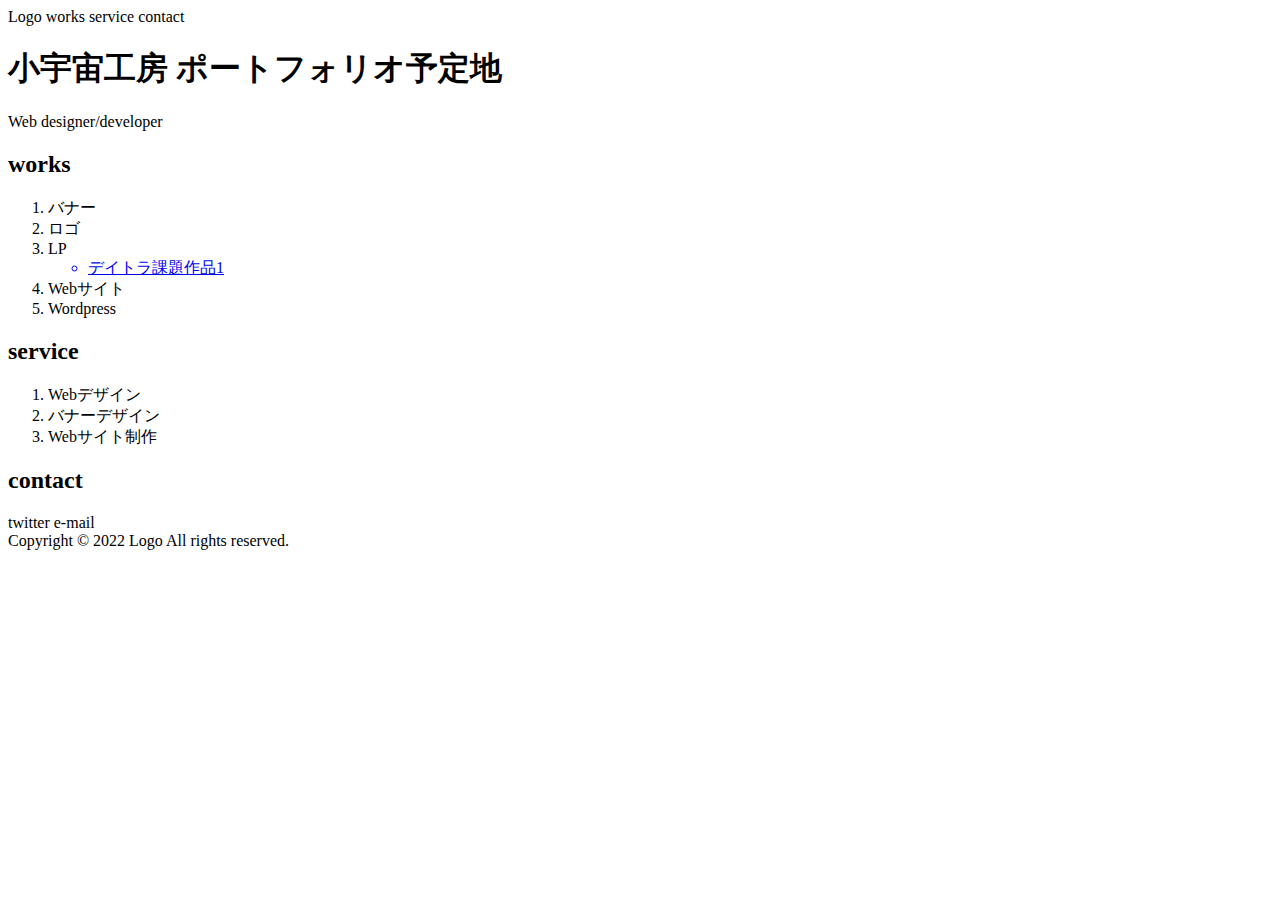
<file: index.html>
<!DOCTYPE html>
<html lang="en">
<head>
    <meta charset="UTF-8">
    <meta http-equiv="X-UA-Compatible" content="IE=edge">
    <meta name="viewport" content="width=device-width, initial-scale=1.0">
    <link rel="shortcut icon" href="favicon.ico">
    <title>小宇宙工房</title>
</head>
<body>
    <header>
        Logo
        works
        service
        contact
    </header>
    <section>
        <h1>小宇宙工房 ポートフォリオ予定地</h1>
        <p>Web designer/developer</p>
    </section>
    <section>
        <h2>works</h2>
        <ol>
            <li>バナー</li>
            <li>ロゴ</li>
            <li>LP</li>
                <ul>
                    <a href="./works/daily2/"><li>デイトラ課題作品1</li></a>
                </ul>
            <li>Webサイト</li>
            <li>Wordpress</li>
        </ol>
    </section>
    <section>
        <h2>service</h2>
        <ol>
            <li>Webデザイン</li>
            <li>バナーデザイン</li>
            <li>Webサイト制作</li>
        </ol>
    </section>
    <section>
        <h2>contact</h2>
        twitter
        e-mail
    </section>
    <footer>
        Copyright © 2022 Logo All rights reserved.
    </footer>
</body>
</html>
</file>
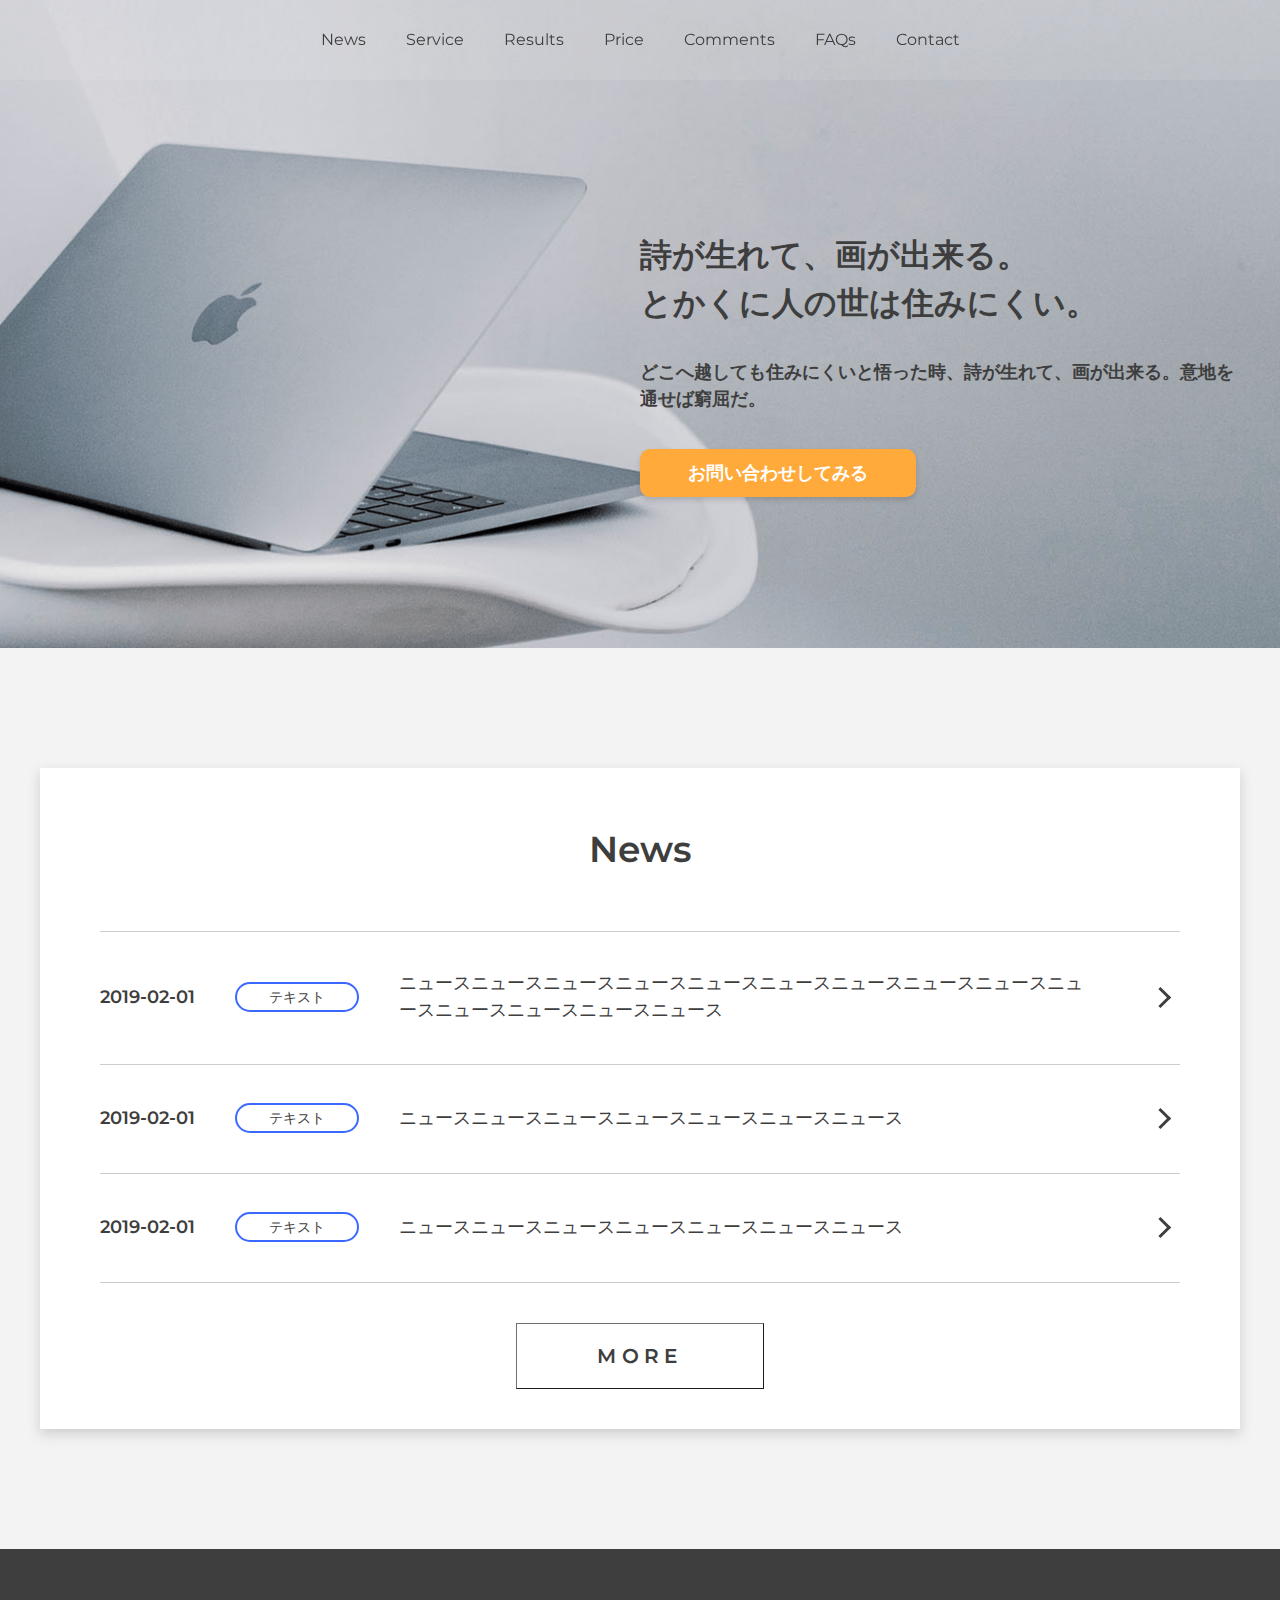
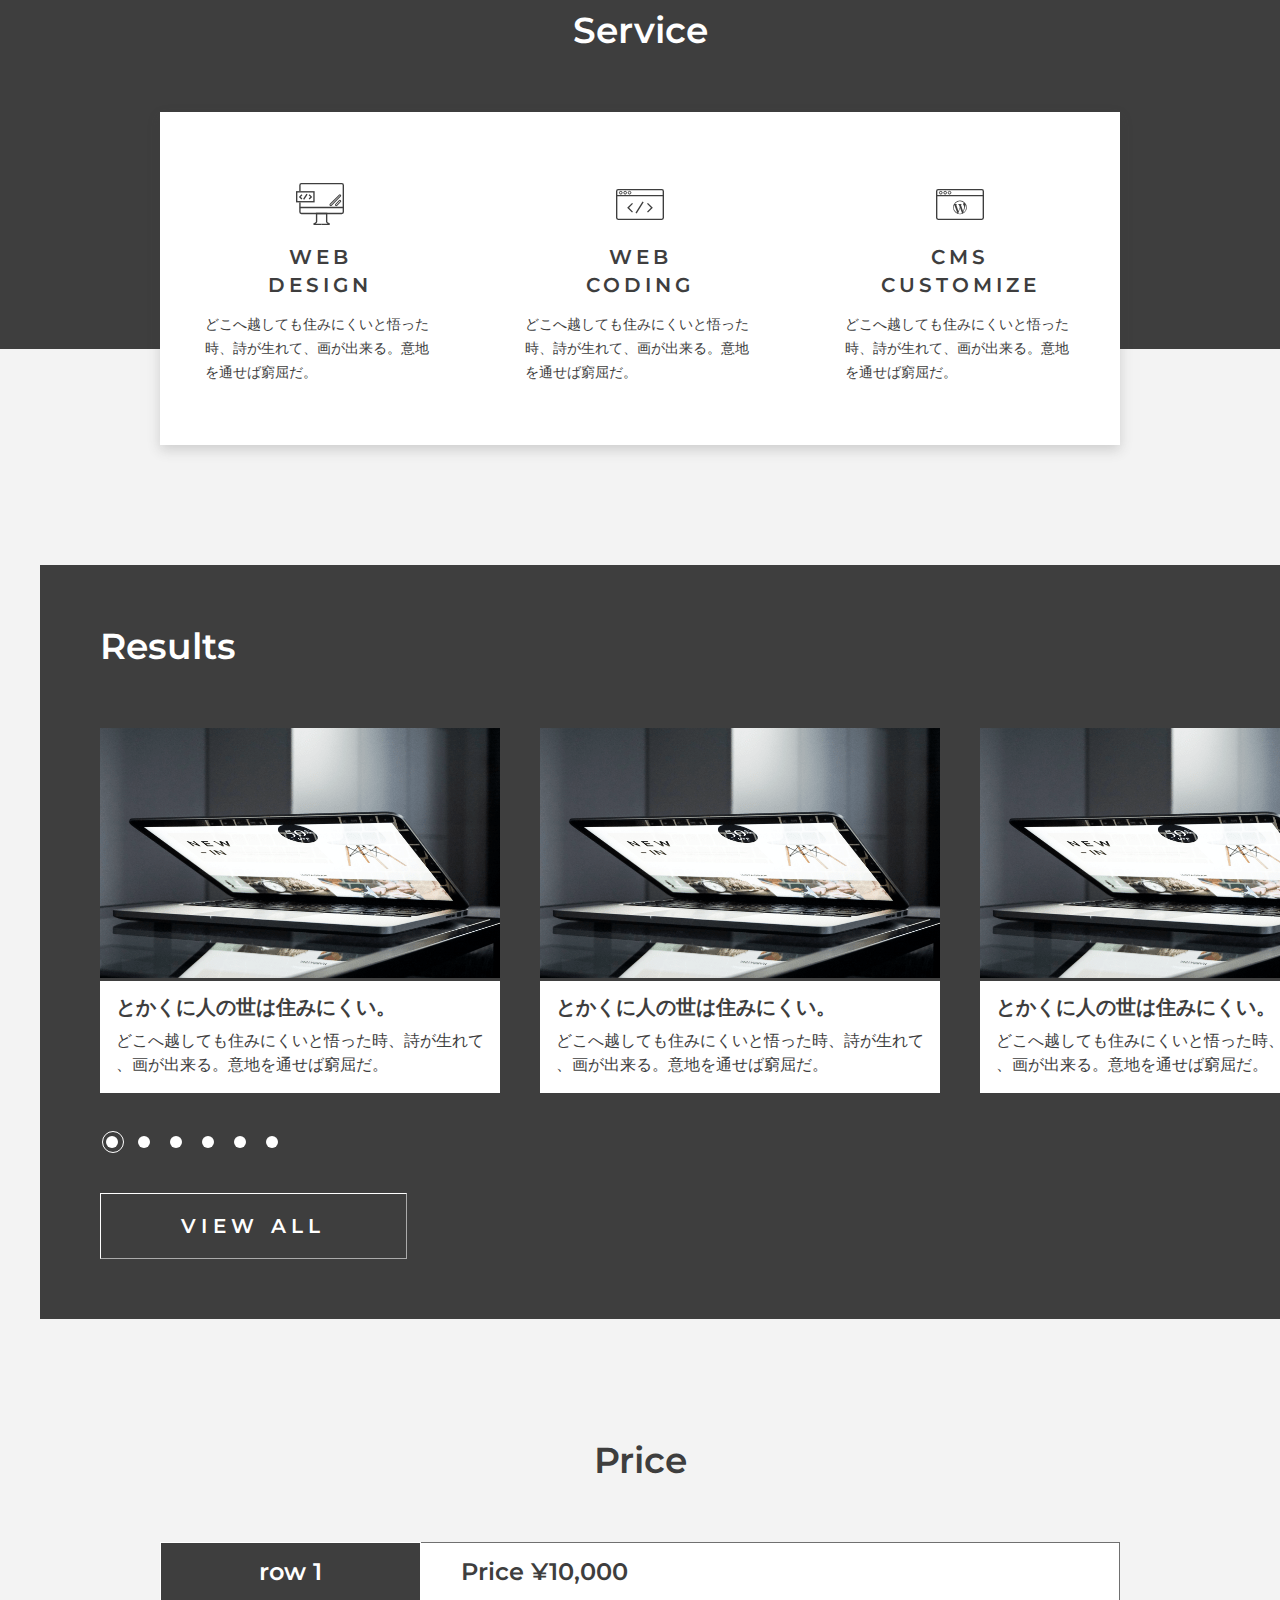
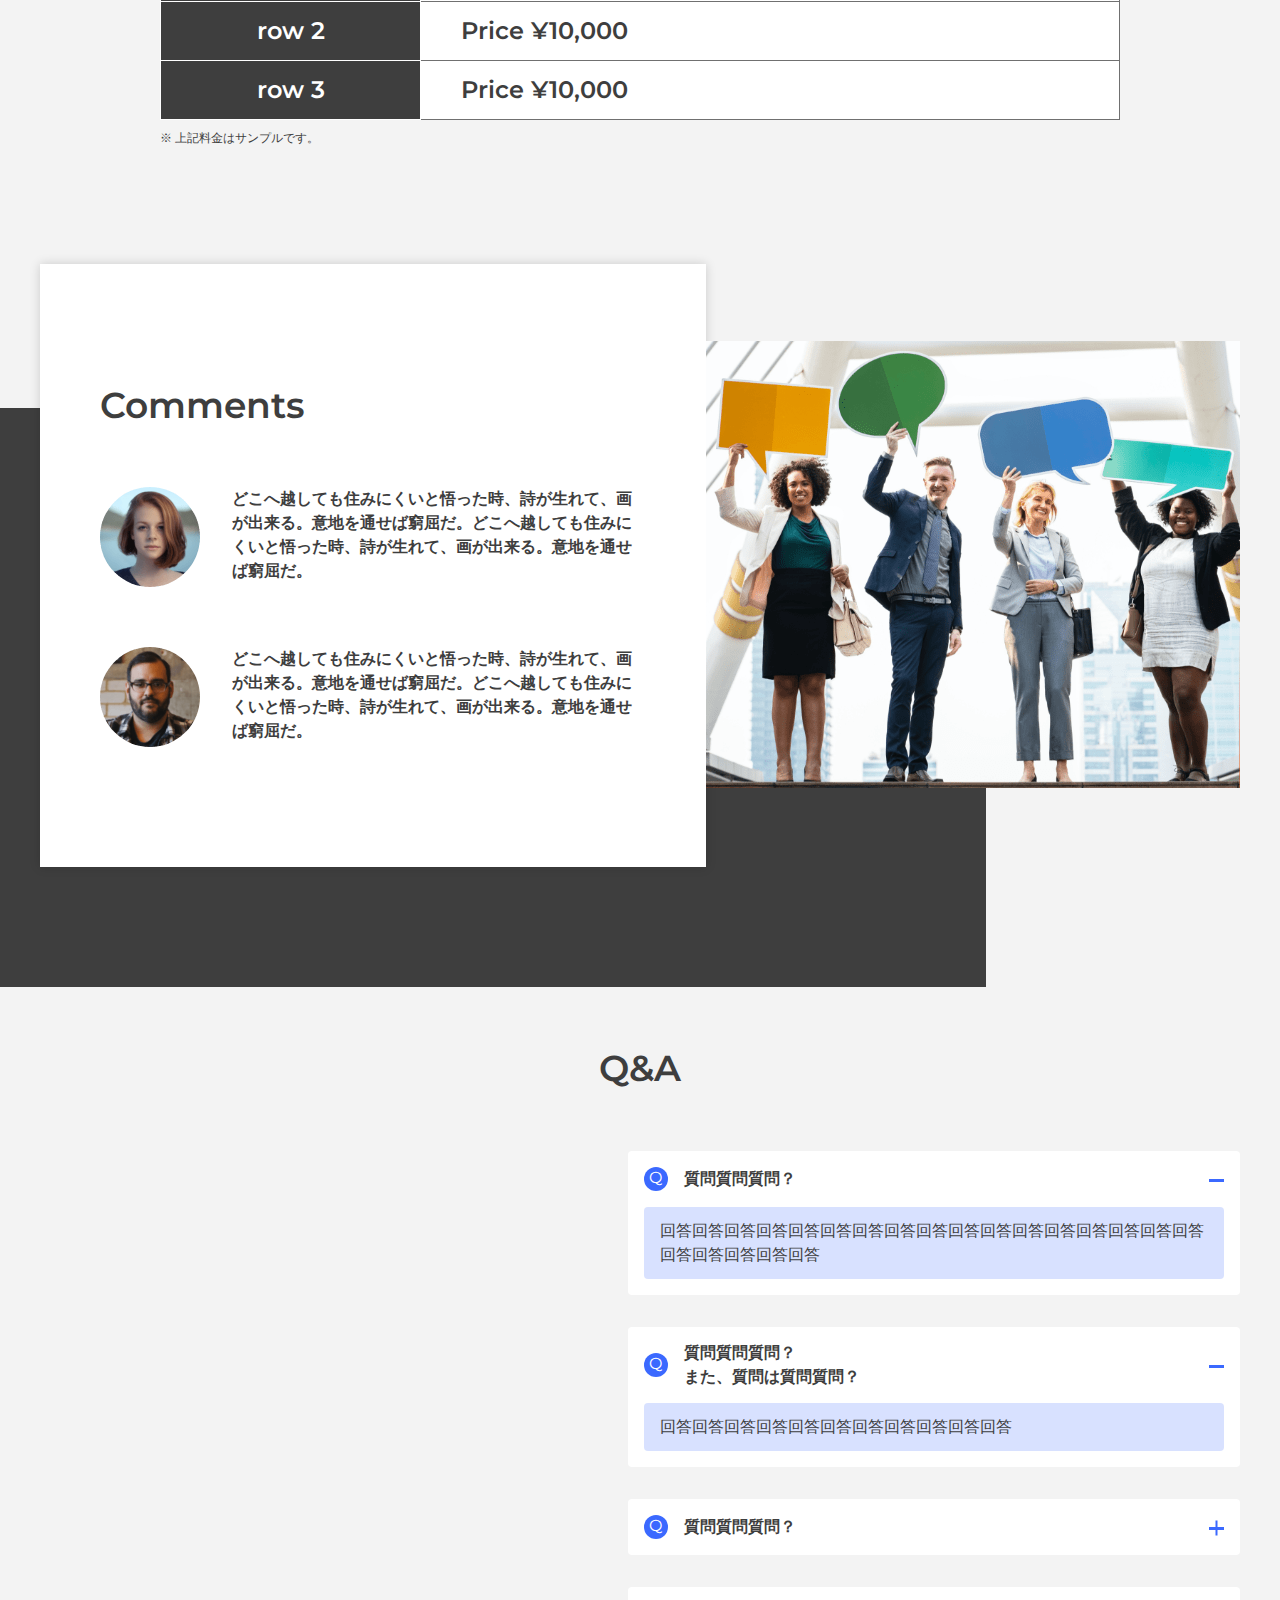
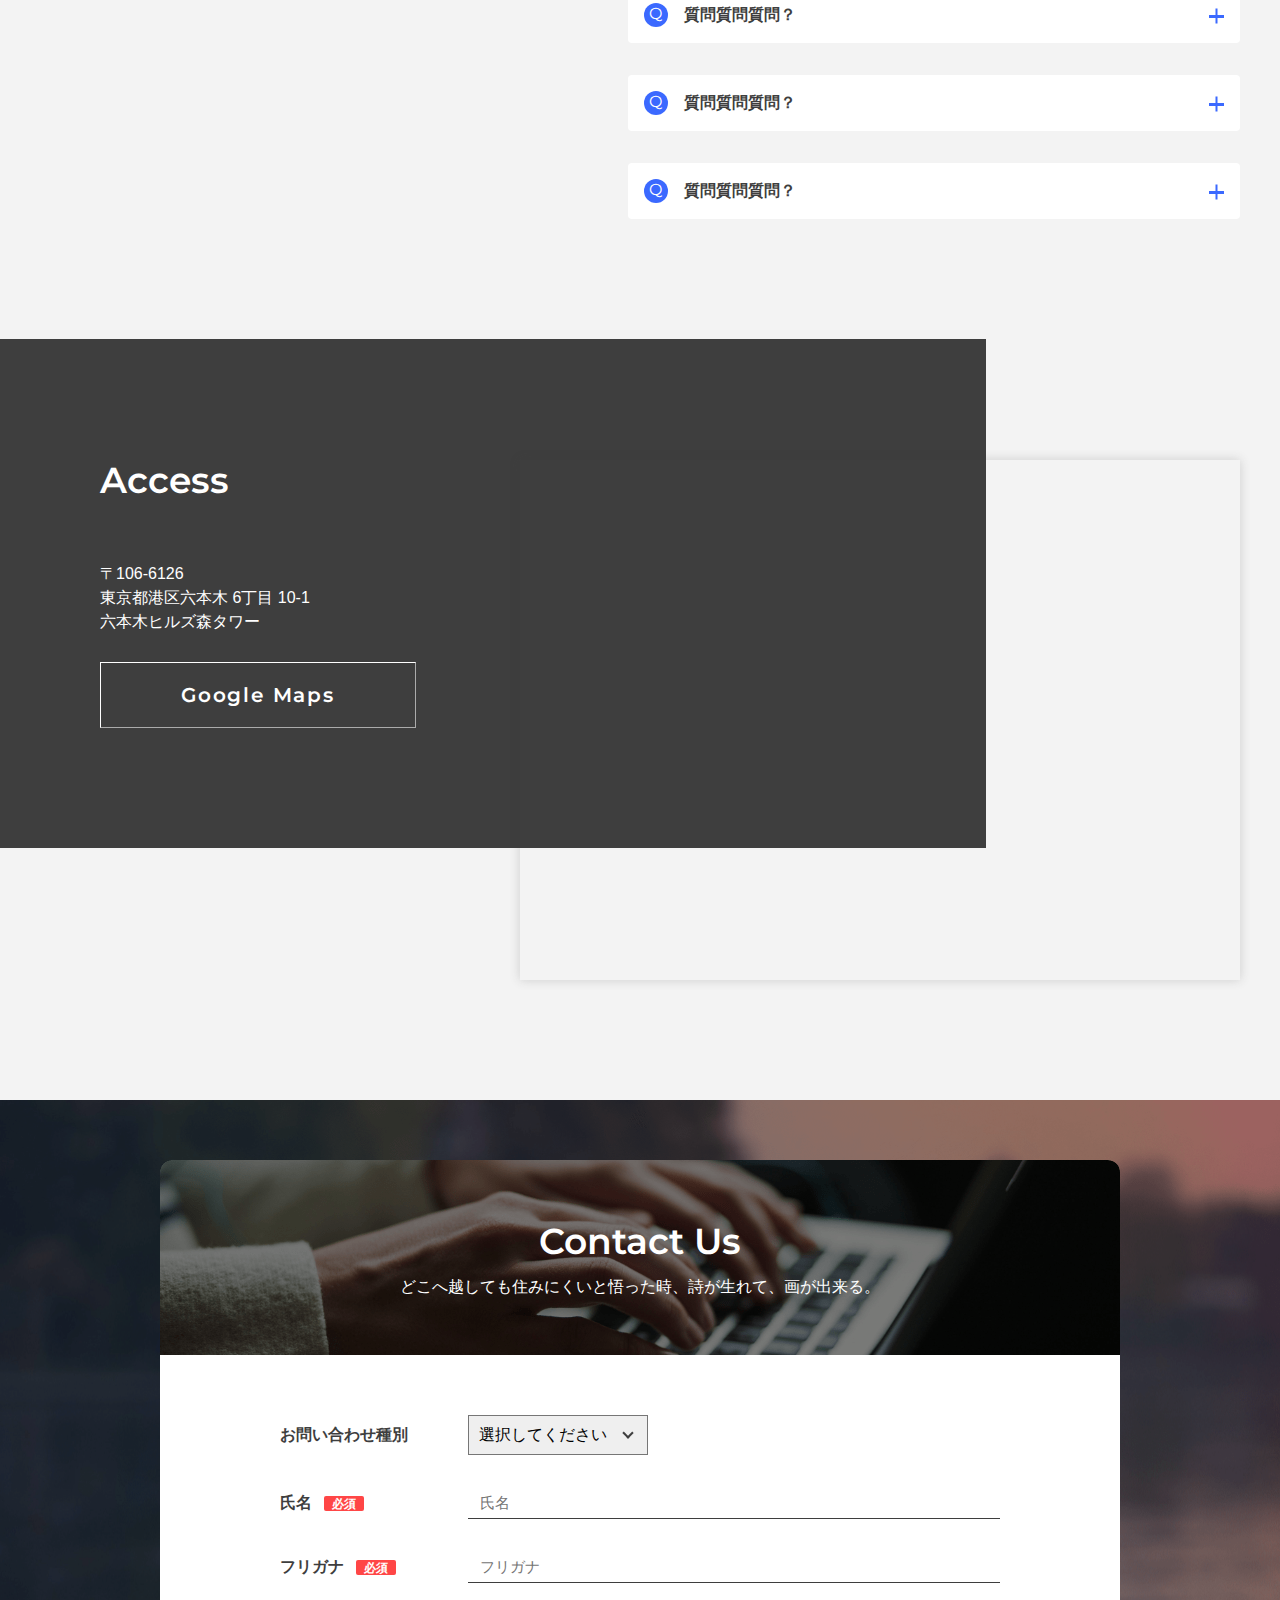
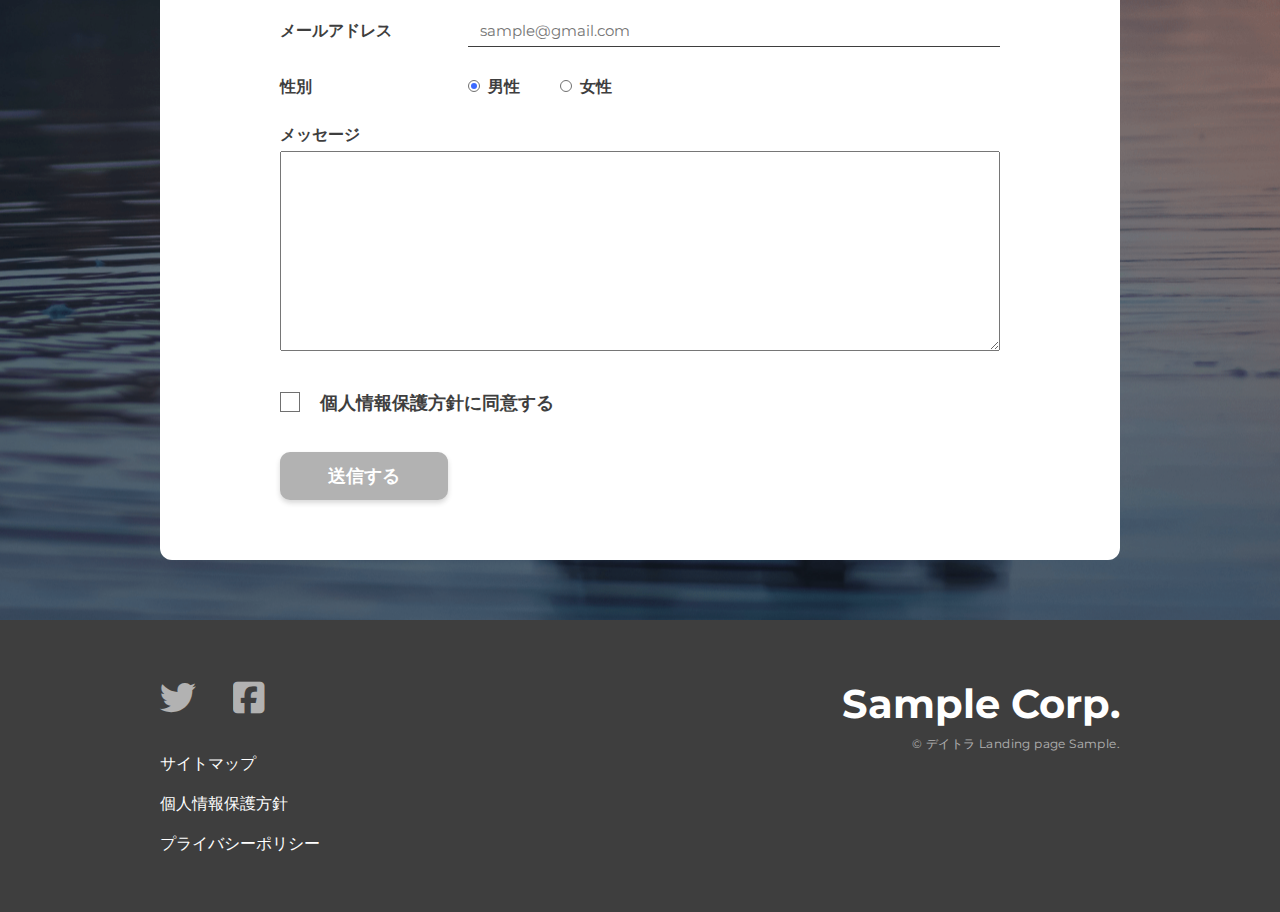
<file: works/daily2/index.html>
<!DOCTYPE html>
<html lang="en">
<head>
    <meta charset="UTF-8">
    <meta http-equiv="X-UA-Compatible" content="IE=edge">
    <meta name="viewport" content="width=device-width, initial-scale=1.0">
    <link rel="stylesheet" href="css/reset.css">

    <link
    rel="stylesheet"
    href="css/swiper.css"
    />
    <link rel="stylesheet" href="https://cdnjs.cloudflare.com/ajax/libs/font-awesome/6.1.2/css/all.min.css">
    <link rel="stylesheet" href="css/style.css">

    <script src="js/swiper.js"></script>
    <script src="js/jquery.js"></script>
    <script src="js/script.js"></script>
    <title>デイトラ中級最終課題</title>
    
</head>
    <body>

        <header>
            <ul class="header-menu">
                <li><a href="#link-news">News</a></li>
                <li><a href="#link-service">Service</a></li>
                <li><a href="#link-results">Results</a></li>
                <li><a href="#link-price">Price</a></li>
                <li><a href="#link-comments">Comments</a></li>
                <li><a href="#link-faqs">FAQs</a></li>
                <li><a href="#link-contact">Contact</a></li>
            </ul>
            <div class="header-sp" >
                <div class="header-logo" >
                    Sample Corp.
                </div>
                <div class="header-bars" >
                    <i class="fa-solid fa-bars"></i>
                </div>
            </div>
        </header>

        <a class="to-top" href="#" >
            <div></div>
        </a>

        <div class="modal close">
            <div class="modal-cancel" ></div>
            <div class="modal-menu-wrapper">
                <ul class="modal-menu">
                    <li><a href="#link-news">News</a></li>
                    <li><a href="#link-service">Service</a></li>
                    <li><a href="#link-results">Results</a></li>
                    <li><a href="#link-price">Price</a></li>
                    <li><a href="#link-comments">Comments</a></li>
                    <li><a href="#link-faqs">FAQs</a></li>
                    <li><a href="#link-contact">Contact</a></li>
                </ul>
            </div>
        </div>

        <section id="link-top" class="section-top">
            <div class="section-container">

                <div class="top-box">
                    <h1 class="top-title">
                        詩が生れて、画が出来る。<br>
                        とかくに人の世は住みにくい。
                    </h1>
                    <div class="top-text">
                        どこへ越しても住みにくいと悟った時、詩が生れて、画が出来る。意地を通せば窮屈だ。
                    </div>
                    <div class="top-button-wrapper">
                        <button class="button-conversion">
                            お問い合わせしてみる
                        </button>
                    </div>
                </div>

            </div>
        </section>

        <section class="section-news">
            <div class="section-container">
                <h2 id="link-news">News</h2>
                <div  class="news-container">
                    <a class="news-item" href="#">
                        <!-- afterで矢印つける -->
                        <div class="news-item-date">2019-02-01</div>
                        <div class="news-item-tag">テキスト</div>
                        <div class="news-item-dummy"></div>
                        <div class="news-item-text">
                            ニュースニュースニュースニュースニュースニュースニュースニュースニュースニュースニュースニュースニュースニュース
                        </div>
                    </a>
                    <a class="news-item" href="#">
                        <div class="news-item-date">2019-02-01</div>
                        <div class="news-item-tag">テキスト</div>
                        <div class="news-item-dummy"></div>
                        <div class="news-item-text">
                            ニュースニュースニュースニュースニュースニュースニュース
                        </div>
                    </a>
                    <a class="news-item" href="#">
                        <div class="news-item-date">2019-02-01</div>
                        <div class="news-item-tag">テキスト</div>
                        <div class="news-item-dummy"></div>
                        <div class="news-item-text">
                            ニュースニュースニュースニュースニュースニュースニュース
                        </div>
                    </a>
                </div>
                <div class="news-button-wrapper">
                    <button class="button-normal white">MORE</button>
                </div>
            </div>
        </section>

        <section class="section-service">
            <div class="section-container">
                <h2 id="link-service">Service</h2>
                <div class="service-container">
                    <div class="service-item">
                        <div class="service-item-img">
                            <img src="img/service1.svg"  alt="サービス1" >
                        </div>
                        <div class="service-item-title">
                            WEB<br>DESIGN
                        </div>
                        <div class="service-item-text">
                            どこへ越しても住みにくいと悟った時、詩が生れて、画が出来る。意地を通せば窮屈だ。
                        </div>
                    </div>
                    <div class="service-item">
                        <div class="service-item-img">
                            <img src="img/service2.svg" alt="サービス2" >
                        </div>
                        <div class="service-item-title">
                            WEB<br>CODING
                        </div>
                        <div class="service-item-text">
                            どこへ越しても住みにくいと悟った時、詩が生れて、画が出来る。意地を通せば窮屈だ。
                        </div>
                    </div>
                    <div class="service-item">
                        <div class="service-item-img">
                            <img src="img/service3.svg" alt="サービス3" >
                        </div>
                        <div class="service-item-title">
                            CMS<br>CUSTOMIZE
                        </div>
                        <div class="service-item-text">
                            どこへ越しても住みにくいと悟った時、詩が生れて、画が出来る。意地を通せば窮屈だ。
                        </div>
                    </div>
                </div>
            </div>
        </section>

        <section  class="section-results">
            <div class="section-container">
                <h2 id="link-results">Results</h2>

                <div class="swiper">
                    <!-- Additional required wrapper -->
                    <div class="swiper-wrapper">
                      <!-- Slides -->
                      <a class="swiper-slide" href="#">
                        <img src="img/slide1.png" alt="成果物1" >
                        <div class="slide-desc">
                            <div class="slide-desc-title">とかくに人の世は住みにくい。</div>
                            <div class="slide-desc-text">
                                どこへ越しても住みにくいと悟った時、詩が生れて 、画が出来る。意地を通せば窮屈だ。
                            </div>
                        </div>
                      </a>
                      <a class="swiper-slide" href="#">
                        <img src="img/slide1.png" alt="成果物2" >
                        <div class="slide-desc">
                            <div class="slide-desc-title">とかくに人の世は住みにくい。</div>
                            <div class="slide-desc-text">
                                どこへ越しても住みにくいと悟った時、詩が生れて 、画が出来る。意地を通せば窮屈だ。
                            </div>
                        </div>
                      </a>
                      <a class="swiper-slide" href="#">
                        <img src="img/slide1.png" alt="成果物3" >
                        <div class="slide-desc">
                            <div class="slide-desc-title">とかくに人の世は住みにくい。</div>
                            <div class="slide-desc-text">
                                どこへ越しても住みにくいと悟った時、詩が生れて 、画が出来る。意地を通せば窮屈だ。
                            </div>
                        </div>
                      </a>
                      <a class="swiper-slide" href="#">
                        <img src="img/slide1.png" alt="成果物4" >
                        <div class="slide-desc">
                            <div class="slide-desc-title">とかくに人の世は住みにくい。</div>
                            <div class="slide-desc-text">
                                どこへ越しても住みにくいと悟った時、詩が生れて 、画が出来る。意地を通せば窮屈だ。
                            </div>
                        </div>
                      </a>
                      <a class="swiper-slide" href="#">
                        <img src="img/slide1.png" alt="成果物5" >
                        <div class="slide-desc">
                            <div class="slide-desc-title">とかくに人の世は住みにくい。</div>
                            <div class="slide-desc-text">
                                どこへ越しても住みにくいと悟った時、詩が生れて 、画が出来る。意地を通せば窮屈だ。
                            </div>
                        </div>
                      </a>
                      <a class="swiper-slide" href="#">
                        <img src="img/slide1.png" alt="成果物6" >
                        <div class="slide-desc">
                            <div class="slide-desc-title">とかくに人の世は住みにくい。</div>
                            <div class="slide-desc-text">
                                どこへ越しても住みにくいと悟った時、詩が生れて 、画が出来る。意地を通せば窮屈だ。
                            </div>
                        </div>
                      </a>
                    </div>
                    <!-- If we need pagination -->
                    <div class="swiper-pagination"></div>
                </div>

                <div class="results-button-wrapper">
                    <button class="button-normal black">VIEW ALL</button>
                </div>
            </div>
        </section>

        <section  class="section-price">
            <div class="section-container">
                <h2  id="link-price">Price</h2>
                <div class="price-table-container">
                    <table class="price-table">
                        <tr>
                            <th>row 1</th>
                            <td>Price &yen;10,000</td>
                        </tr>
                        <tr>
                            <th>row 2</th>
                            <td>Price &yen;10,000</td>
                        </tr>
                        <tr>
                            <th>row 3</th>
                            <td>Price &yen;10,000</td>
                        </tr>
                    </table>
                    <p class="price-notes">※ 上記料金はサンプルです。</p>
                </div>
            </div>
        </section>

        <section  class="section-comments">
            <div class="section-container">

                <div class="comments-box">
                    <h2 id="link-comments">Comments</h2>
                    <div class="comments-item">
                        <img  class="comments-item-image" src="img/comments1.png" alt="コメント1の顔写真">
                        <div class="comments-text">
                            どこへ越しても住みにくいと悟った時、詩が生れて、画が出来る。意地を通せば窮屈だ。どこへ越しても住みにくいと悟った時、詩が生れて、画が出来る。意地を通せば窮屈だ。
                        </div>
                    </div>
                    <div class="comments-item">
                        <img class="comments-item-image"  src="img/comments2.png" alt="コメント2の顔写真">
                        <div class="comments-text">
                            どこへ越しても住みにくいと悟った時、詩が生れて、画が出来る。意地を通せば窮屈だ。どこへ越しても住みにくいと悟った時、詩が生れて、画が出来る。意地を通せば窮屈だ。
                        </div>
                    </div>
                </div>

                <div class="comments-image">
                    <img src="img/comments3.png" alt="コメント">
                </div>

            </div>
        </section>

        <section class="section-qa">
            <div class="section-container">
                <h2 id="link-faqs">Q&A</h2>
                <div  class="qa-container">

                    <div class="qa-item open">
                        <div class="qa-question" >
                            <div class="qa-question-q" >Q</div>
                            <div class="qa-question-text">
                                質問質問質問？
                            </div>
                            <div class="qa-question-toggle"><span></span></div>
                        </div>
                        <div class="qa-answer" >
                            回答回答回答回答回答回答回答回答回答回答回答回答回答回答回答回答回答回答回答回答回答回答
                        </div>
                    </div>

                    <div class="qa-item open">
                        <div class="qa-question">
                            <div class="qa-question-q">Q</div>
                            <div class="qa-question-text">
                                質問質問質問？<br>
                                また、質問は質問質問？
                            </div>
                            <div class="qa-question-toggle"><span></span></div>
                        </div>
                        <div class="qa-answer">
                            回答回答回答回答回答回答回答回答回答回答回答
                        </div>
                    </div>

                    <div class="qa-item close">
                        <div class="qa-question">
                            <div class="qa-question-q">Q</div>
                            <div class="qa-question-text">
                                質問質問質問？
                            </div>
                            <div class="qa-question-toggle"><span></span></div>
                        </div>
                        <div class="qa-answer">
                            回答回答回答回答回答回答回答回答回答回答回答
                        </div>
                    </div>

                    <div class="qa-item close">
                        <div class="qa-question">
                            <div class="qa-question-q">Q</div>
                            <div class="qa-question-text">
                                質問質問質問？
                            </div>
                            <div class="qa-question-toggle"><span></span></div>
                        </div>
                        <div class="qa-answer">
                            回答回答回答回答回答回答回答回答回答回答回答
                        </div>
                    </div>

                    <div class="qa-item close">
                        <div class="qa-question">
                            <div class="qa-question-q">Q</div>
                            <div class="qa-question-text">
                                質問質問質問？
                            </div>
                            <div class="qa-question-toggle"><span></span></div>
                        </div>
                        <div class="qa-answer">
                            回答回答回答回答回答回答回答回答回答回答回答
                        </div>
                    </div>

                    <div class="qa-item close">
                        <div class="qa-question">
                            <div class="qa-question-q">Q</div>
                            <div class="qa-question-text">
                                質問質問質問？
                            </div>
                            <div class="qa-question-toggle"><span></span></div>
                        </div>
                        <div class="qa-answer">
                            回答回答回答回答回答回答回答回答回答回答回答
                        </div>
                    </div>
                    
                </div>
            </div>
        </section>

        <section class="section-access">
            <div class="section-container">
                <h2 id="link-access">Access</h2>
                <div class="access-address">
                    〒106-6126<br>
                    東京都港区六本木 6丁目 10-1<br>
                    六本木ヒルズ森タワー
                </div>
                <div class="access-map">
                    <iframe src="https://www.google.com/maps/embed?pb=!1m18!1m12!1m3!1d1620.830263442187!2d139.7272052678579!3d35.66073463361588!2m3!1f0!2f0!3f0!3m2!1i1024!2i768!4f13.1!3m3!1m2!1s0x60188b828453ffff%3A0xb8603beeb9b150d8!2z5YWt5pys5pyo44OS44Or44K6IOajruOCv-ODr-ODvA!5e0!3m2!1sja!2sjp!4v1659089880418!5m2!1sja!2sjp" style="border:0;" allowfullscreen="" loading="lazy" referrerpolicy="no-referrer-when-downgrade"
                    ></iframe>
                </div>
                <div class="access-button-wrapper">
                    <button class="button-normal black">Google Maps</button>
                </div>
            </div>
        </section>

        <section class="section-contact">
            <div class="section-container">
                <div class="contact-title-box">
                    <h2 id="link-contact">Contact Us</h2>
                    <div>どこへ越しても住みにくいと悟った時、詩が生れて、画が出来る。</div>
                </div>
                <div class="contact-form-box">
                    <form id='contact-form' class='contact-form' action="https://docs.google.com/forms/d/e/1FAIpQLSfRYV9ppO7d7KlkRJaxOx_eKjvP-g1N6OoriIu0pSFCH_MOZQ/formResponse">
                        <div class="contact-form-item">
                            <label for="contact-input-type">お問い合わせ種別</label>
                            <span class="select-wrapper">
                                <select name="entry.271732319" id="contact-input-type">
                                    <option hidden>選択してください</option>
                                    <option value="選択肢1">選択肢1</option>
                                    <option value="選択肢2">選択肢2</option>
                                </select>
                            </span>

                        </div>
                        <div class="contact-form-item">
                            <label class="mandatory" for="contact-input-name">氏名</label>
                            <span class="input-wrapper" ><input class="input-mandatory" id="contact-input-name" type="text" placeholder="氏名" name="entry.1345078795" ></span>
                        </div>
                        <div class="contact-form-item">
                            <label class="mandatory" for="contact-input-name2">フリガナ</label>
                            <span class="input-wrapper" ><input class="input-mandatory" id="contact-input-name2" type="text" placeholder="フリガナ" name="entry.1140572665" ></span>
                        </div>
                        <div class="contact-form-item">
                            <label for="contact-input-email">メールアドレス</label>
                            <span class="input-wrapper" ><input id="contact-input-email" type="text" placeholder="sample@gmail.com" name="entry.1382103967" ></span>
                        </div>
                        <div class="contact-form-item">
                            <label>性別</label>
                            <div>
                                <input type="radio" name="entry.1552640926" id="radio1" checked><label for="radio1" class="radio-label" >男性</label>
                                <input type="radio" name="entry.1552640926" id="radio2"><label for="radio2" class="radio-label">女性</label>
                            </div>
                        </div>
                        <div class="contact-form-textarea">
                            <label for="contact-input-message">メッセージ</label>
                            <textarea name="entry.721607470" id="contact-input-message" cols="30" rows="10"></textarea>
                        </div>
                        <div class="contact-form-privacy">
                            <input type="checkbox" value="true"  class="input-checkbox" name="check-privacy" id="check-privacy">
                            <label for="check-privacy" >個人情報保護方針に同意する</label>
                        </div>
                        <div class="contact-submit-wrapper">
                            <input class="button-conversion button-submit" type="submit" value="送信する" disabled>
                        </div>

                    </form>
                    <div class="form-send" >
                        <p class="end-message">送信完了しました。ありがとうございました。</p>
                        <p class="false-message">送信に失敗しました。ページを更新して再度送信してください。</p>
                    </div>
                </div>
            </div>
        </section>

        <footer>
            <div class="footer-container clearfix">
                <div class="footer-pc-left">
                    <div class="footer-icons">
                        <a href="#"><i class="fa-brands fa-twitter"></i></a>
                        <a href="#"><i class="fa-brands fa-square-facebook"></i></a>
                    </div>
                    <ul class="footer-menu">
                        <li><a href="#">サイトマップ</a></li>
                        <li><a href="#">個人情報保護方針</a></li>
                        <li><a href="#">プライバシーポリシー</a></li>                
                    </ul>
                </div>

                <div class="footer-pc-right">
                    <div class="footer-logo">Sample Corp.</div>
                    <div class="footer-copyright">© デイトラ Landing page Sample.</div>
                </div>
            </div>
        </footer>

    </body>
</html>
</file>
<file: works/daily2/css/style.css>
@charset "UTF-8";
@import url("https://fonts.googleapis.com/css2?family=Montserrat:wght@400;600;800&display=swap");
/* MEDIA */
/* GENERAL */
.animation1, button, .button-conversion, .to-top, a, .header-menu li::after, .swiper-slide, .qa-item, .qa-answer, .contact-form-item .input-wrapper::after, .contact-form-item input[type="text"], .contact-form-item select, .contact-form-item .radio-label::before, .contact-form-item .radio-label::after, .contact-form-textarea textarea, .contact-form-privacy label::after, .contact-form-privacy label::before, .footer-icons a, .footer-menu li, .modal, .modal-menu-wrapper {
  -webkit-transition: all 0.4s 0s ease;
  transition: all 0.4s 0s ease;
}

html {
  color: #3E3E3E;
  background-color: #F3F3F3;
  font-family: "Montserrat", "Yu Gothic", "YuGothic", sans-serif;
  font-size: 16px;
  font-weight: 400;
}

body {
  width: 100%;
}

* {
  font-family: "Montserrat", "Yu Gothic", "YuGothic", sans-serif;
  margin: 0;
  padding: 0;
  -webkit-box-sizing: border-box;
          box-sizing: border-box;
}

section {
  width: 100%;
  margin-bottom: 120px;
  padding: 0 40px;
}

@media screen and (max-width: 767px) {
  section {
    padding: 0 15px;
    margin-bottom: 60px;
  }
}

.section-container {
  margin: 0px auto;
  max-width: 1200px;
  position: relative;
}

button {
  cursor: pointer;
}

.button-conversion {
  background-color: #FFAA3B;
  color: white;
  font-weight: bold;
  font-size: 18px;
  padding: 12px 48px;
  border-radius: 10px;
  border: none;
  -webkit-box-shadow: 0 3px 5px #3E3E3E33;
          box-shadow: 0 3px 5px #3E3E3E33;
}

.button-conversion:hover {
  background-color: #F18900;
}

.button-conversion:disabled {
  background-color: #B2B2B2;
}

@media screen and (max-width: 767px) {
  .button-conversion {
    padding: 12px 32px;
    font-size: 16px;
  }
}

.button-normal {
  font-size: 20px;
  font-weight: 600;
  padding: 20px 80px;
  letter-spacing: 4pt;
  border-width: 1px;
}

.button-normal.white {
  background-color: white;
  border-color: #707070;
  color: #3E3E3E;
}

.button-normal.white:hover {
  background-color: #3E3E3E;
  border-color: white;
  color: white;
}

.button-normal.black {
  background-color: #3E3E3E;
  border-color: white;
  color: white;
}

.button-normal.black:hover {
  background-color: white;
  border-color: #707070;
  color: #3E3E3E;
}

@media screen and (max-width: 767px) {
  .button-normal {
    padding: 16px 100px;
    font-size: 18px;
  }
}

h2 {
  font-size: 36px;
  margin-bottom: 60px;
  font-weight: 600;
  line-height: 1.2;
}

@media screen and (max-width: 767px) {
  h2 {
    font-size: 30px;
    margin-bottom: 40px;
  }
}

.clearfix:after {
  content: "";
  display: block;
  clear: both;
}

@media screen and (max-width: 767px) {
  .clearfix:after {
    float: none;
    text-align: center;
  }
}

.to-top {
  position: fixed;
  display: block;
  bottom: 40px;
  right: 40px;
  height: 50px;
  width: 50px;
  border: 1px solid #3E3E3E;
  background-color: rgba(255, 255, 255, 0.8);
  z-index: 10;
}

.to-top::after {
  position: absolute;
  content: "";
  height: 12px;
  width: 12px;
  top: 20px;
  left: 16px;
  border-top: 3px solid #3E3E3E;
  border-right: 3px solid #3E3E3E;
  -webkit-transform: rotate(-45deg);
          transform: rotate(-45deg);
}

a {
  text-decoration: none;
  color: inherit;
  cursor: pointer;
}

img {
  -webkit-user-select: none;
     -moz-user-select: none;
      -ms-user-select: none;
          user-select: none;
}

/* HEADER */
header {
  width: 100%;
  padding: 32px 0;
  position: fixed;
  background-color: rgba(255, 255, 255, 0.1);
  z-index: 100;
}

@media screen and (max-width: 767px) {
  header {
    padding: 20px 0;
    background-color: white;
  }
}

.header-menu {
  display: -webkit-box;
  display: -ms-flexbox;
  display: flex;
  gap: 40px;
  -webkit-box-pack: center;
      -ms-flex-pack: center;
          justify-content: center;
}

@media screen and (max-width: 767px) {
  .header-menu {
    display: none;
  }
}

.header-menu li {
  position: relative;
}

.header-menu li::after {
  width: 0;
  content: "";
  position: absolute;
  height: 1px;
  bottom: -4px;
  left: 0;
  background-color: #3E3E3E;
}

.header-menu li:hover::after {
  width: 100%;
}

.header-sp {
  display: none;
  padding: 0 16px;
}

@media screen and (max-width: 767px) {
  .header-sp {
    display: block;
  }
}

.header-logo {
  float: left;
  font-size: 23px;
  font-weight: bold;
}

.header-bars {
  float: right;
  font-size: 26px;
}

/* TOP */
.section-top {
  height: 648px;
  background-image: url("../img/mv.png");
  background-size: cover;
}

@media screen and (max-width: 767px) {
  .section-top {
    height: 667px;
    margin-bottom: -40px;
  }
}

.section-top .section-container {
  top: 80px;
  height: calc(100% - 80px);
}

@media screen and (max-width: 767px) {
  .section-top .section-container {
    top: 70px;
    height: calc(100% - 70px);
  }
}

.top-box {
  width: 600px;
  position: absolute;
  top: 50%;
  -webkit-transform: translateY(-50%);
          transform: translateY(-50%);
  right: 0;
  line-height: 1.5;
}

@media screen and (max-width: 767px) {
  .top-box {
    width: 100%;
    top: 152px;
    -webkit-transform: none;
            transform: none;
    line-height: 1.6;
  }
}

.top-title {
  font-size: 32px;
  margin-bottom: 32px;
  font-weight: bold;
}

@media screen and (max-width: 767px) {
  .top-title {
    font-size: 24px;
    margin-bottom: 24px;
  }
}

.top-text {
  font-size: 18px;
  margin-bottom: 36px;
  font-weight: bold;
}

@media screen and (max-width: 767px) {
  .top-text {
    font-size: 14px;
    margin-bottom: 24px;
  }
}

@media screen and (max-width: 767px) {
  .top-button-wrapper {
    text-align: center;
  }
}

/* NEWS */
@media screen and (min-width: 768px) {
  .section-news {
    padding: 0;
  }
}

.section-news .section-container {
  background-color: white;
  padding: 60px 60px 40px 60px;
  -webkit-box-shadow: 0px 5px 12px #3E3E3E33;
          box-shadow: 0px 5px 12px #3E3E3E33;
}

@media screen and (max-width: 767px) {
  .section-news .section-container {
    padding: 40px 0;
  }
}

.section-news h2 {
  text-align: center;
}

.news-container {
  margin-bottom: 40px;
}

.news-item {
  padding: 38px 80px 40px 0;
  display: -webkit-box;
  display: -ms-flexbox;
  display: flex;
  position: relative;
  -webkit-box-align: center;
      -ms-flex-align: center;
          align-items: center;
  gap: 12px 40px;
  border-top: 1px solid #CECDCD;
}

.news-item:last-child {
  border-bottom: 1px solid #CECDCD;
}

@media screen and (max-width: 767px) {
  .news-item {
    padding: 12px 54px 12px 16px;
    -ms-flex-wrap: wrap;
        flex-wrap: wrap;
    gap: 5px 24px;
  }
}

.news-item::after {
  position: absolute;
  content: "";
  height: 12px;
  width: 12px;
  right: 12px;
  border-top: 3px solid #3E3E3E;
  border-right: 3px solid #3E3E3E;
  -webkit-transform: rotate(45deg);
          transform: rotate(45deg);
}

@media screen and (max-width: 767px) {
  .news-item::after {
    right: 18px;
  }
}

.news-item:hover {
  background-color: rgba(59, 105, 255, 0.1);
}

.news-item-date {
  font-size: 18px;
  font-weight: 600;
}

@media screen and (max-width: 767px) {
  .news-item-date {
    font-size: 14px;
  }
}

.news-item-tag {
  font-size: 14px;
  border-radius: 50px;
  border: 2px solid #3B69FF;
  background-color: white;
  padding: 6px 32px;
  vertical-align: top;
  -webkit-box-ordinal-group: 1;
      -ms-flex-order: 0;
          order: 0;
}

@media screen and (max-width: 767px) {
  .news-item-tag {
    padding: 2px 16px;
    font-size: 12px;
  }
}

.news-item-dummy {
  width: 100%;
}

@media screen and (min-width: 768px) {
  .news-item-dummy {
    display: none;
  }
}

.news-item-text {
  -webkit-box-flex: 1;
      -ms-flex: 1;
          flex: 1;
  font-size: 18px;
  line-height: 1.5;
}

@media screen and (max-width: 767px) {
  .news-item-text {
    font-size: 14px;
    line-height: 1.4;
  }
}

.news-button-wrapper {
  text-align: center;
}

/* SERVICE */
.section-service {
  position: relative;
  width: 100%;
}

.section-service::before {
  content: "";
  position: absolute;
  top: 0;
  left: 0;
  background-color: #3E3E3E;
  width: 100%;
  height: 400px;
}

@media screen and (max-width: 767px) {
  .section-service::before {
    height: 480px;
  }
}

.section-service .section-container {
  padding-top: 60px;
}

@media screen and (max-width: 767px) {
  .section-service .section-container {
    padding-top: 40px;
  }
}

.section-service h2 {
  text-align: center;
  color: white;
}

.service-container {
  background-color: white;
  padding: 60px 45px;
  -webkit-box-shadow: 0px 5px 12px #3E3E3E33;
          box-shadow: 0px 5px 12px #3E3E3E33;
  max-width: 960px;
  margin: 0 auto;
  display: -webkit-box;
  display: -ms-flexbox;
  display: flex;
  -webkit-box-pack: center;
      -ms-flex-pack: center;
          justify-content: center;
  gap: 40px 90px;
}

@media screen and (max-width: 767px) {
  .service-container {
    padding: 40px 16px;
    -webkit-box-orient: vertical;
    -webkit-box-direction: normal;
        -ms-flex-flow: column;
            flex-flow: column;
    gap: 36px 40px;
  }
}

.service-item {
  max-width: 230px;
}

@media screen and (max-width: 767px) {
  .service-item {
    max-width: none;
    width: 100%;
  }
}

.service-item-img {
  text-align: center;
  margin-bottom: 4px;
}

.service-item-img img {
  width: 64px;
  height: 64px;
  padding: 8px;
  -o-object-fit: contain;
     object-fit: contain;
}

.service-item-title {
  text-align: center;
  font-size: 20px;
  font-weight: 600;
  margin-bottom: 14px;
  letter-spacing: 4px;
  line-height: 1.4;
}

@media screen and (max-width: 767px) {
  .service-item-title {
    line-height: 1.2;
    margin-bottom: 16px;
  }
}

.service-item-text {
  font-size: 14px;
  line-height: 1.7;
}

/* RESULTS */
.section-results {
  position: relative;
  width: 100%;
  padding: 0;
  padding-left: 40px;
}

@media screen and (max-width: 767px) {
  .section-results {
    padding-left: 0;
    margin-bottom: 40px;
  }
}

.section-results::before {
  content: "";
  position: absolute;
  top: 0;
  right: 0;
  background-color: #3E3E3E;
  width: calc(100% - 40px);
  height: 100%;
}

@media screen and (max-width: 767px) {
  .section-results::before {
    width: 100%;
  }
}

.section-results .section-container {
  max-width: 1240px;
  padding: 60px 0 60px 60px;
}

@media screen and (max-width: 767px) {
  .section-results .section-container {
    padding: 40px 0;
  }
}

.section-results h2 {
  color: white;
}

@media screen and (max-width: 767px) {
  .section-results h2 {
    text-align: center;
  }
}

@media screen and (max-width: 767px) {
  .swiper {
    margin-left: 15px;
  }
}

.swiper-slide {
  width: 400px;
  margin-right: 40px;
}

.swiper-slide img {
  max-width: 100%;
}

.swiper-slide:hover {
  opacity: 0.7;
}

@media screen and (max-width: 767px) {
  .swiper-slide {
    width: 274px;
    margin-right: 20px;
  }
  .swiper-slide img {
    height: 171px;
  }
}

.slide-desc {
  background-color: white;
  padding: 16px;
}

@media screen and (max-width: 767px) {
  .slide-desc {
    padding: 10px 12px;
  }
}

.slide-desc-title {
  font-size: 20px;
  font-weight: bold;
  margin-bottom: 12px;
}

@media screen and (max-width: 767px) {
  .slide-desc-title {
    font-size: 14px;
    margin-bottom: 8px;
  }
}

.slide-desc-text {
  line-height: 1.5;
}

@media screen and (max-width: 767px) {
  .slide-desc-text {
    font-size: 12px;
  }
}

.swiper-wrapper {
  margin-bottom: 42px;
}

@media screen and (max-width: 767px) {
  .swiper-wrapper {
    margin-bottom: 24px;
  }
}

.swiper-pagination {
  position: relative;
  margin-bottom: 42px;
  bottom: 0;
}

.swiper-pagination .swiper-pagination-bullet {
  position: relative;
  background-color: white;
  opacity: 1;
  width: 12px;
  height: 12px;
}

.swiper-pagination .swiper-pagination-bullet-active::after {
  border-radius: 50%;
  content: "";
  position: absolute;
  top: -5px;
  left: -4.5px;
  border: 1px solid white;
  width: 20px;
  height: 20px;
}

@media screen and (max-width: 767px) {
  .swiper-pagination {
    margin-bottom: 24px;
  }
}

.swiper-horizontal > .swiper-pagination-bullets .swiper-pagination-bullet, .swiper-pagination-horizontal.swiper-pagination-bullets .swiper-pagination-bullet {
  margin: 0;
  margin-left: 2px;
  margin-right: 18px;
}

.swiper-horizontal > .swiper-pagination-bullets, .swiper-pagination-bullets.swiper-pagination-horizontal {
  bottom: 0;
  margin-left: 4px;
  text-align: left;
  position: relative;
}

@media screen and (max-width: 767px) {
  .swiper-horizontal > .swiper-pagination-bullets, .swiper-pagination-bullets.swiper-pagination-horizontal {
    text-align: center;
  }
}

.results-button-wrapper {
  letter-spacing: 3.6pt;
}

@media screen and (max-width: 767px) {
  .results-button-wrapper {
    text-align: center;
  }
}

/* PRICE */
.section-price {
  position: relative;
  width: 100%;
}

.section-price h2 {
  text-align: center;
}

.price-table-container {
  max-width: 960px;
  width: 100%;
  margin: 0 auto;
}

.price-table {
  width: 100%;
  margin-bottom: 12px;
  border-collapse: collapse;
}

@media screen and (max-width: 767px) {
  .price-table {
    margin-bottom: 8px;
  }
}

.price-table th, .price-table td {
  font-size: 24px;
  font-weight: 600;
  padding: 17px 8px;
}

@media screen and (max-width: 767px) {
  .price-table th, .price-table td {
    font-size: 20px;
  }
}

.price-table th {
  background-color: #3E3E3E;
  color: white;
  border: 1px solid white;
}

@media screen and (min-width: 768px) {
  .price-table th {
    width: 260px;
  }
}

@media screen and (max-width: 767px) {
  .price-table th {
    width: 30%;
  }
}

.price-table td {
  background-color: white;
  color: #3E3E3E;
  padding-left: 40px;
  border: 1px solid #707070;
}

@media screen and (max-width: 767px) {
  .price-table td {
    padding-left: 18px;
  }
}

.price-notes {
  font-size: 12px;
}

/* COMMENTS */
.section-comments {
  position: relative;
  width: 100%;
  margin-bottom: 0;
}

@media screen and (min-width: 768px) {
  .section-comments {
    padding: 0;
  }
}

.section-comments .section-container {
  display: -webkit-box;
  display: -ms-flexbox;
  display: flex;
  -webkit-box-align: center;
      -ms-flex-align: center;
          align-items: center;
  width: 100%;
  padding-bottom: 120px;
}

@media screen and (max-width: 767px) {
  .section-comments .section-container {
    display: block;
    padding-bottom: 60px;
  }
}

.section-comments::before {
  content: "";
  position: absolute;
  bottom: 0;
  left: 0;
  background-color: #3E3E3E;
  width: 77%;
  height: calc(100% - 144px);
}

@media screen and (max-width: 767px) {
  .section-comments::before {
    width: 100%;
    height: calc(100% - 60px);
  }
}

.comments-box {
  background-color: white;
  max-width: 666px;
  width: 60%;
  padding: 120px 60px;
  -webkit-box-shadow: 0px 0px 10px #00000029;
          box-shadow: 0px 0px 10px #00000029;
}

@media screen and (max-width: 767px) {
  .comments-box {
    width: 100%;
    max-width: inherit;
    padding: 40px 20px;
  }
}

.comments-item {
  display: -webkit-box;
  display: -ms-flexbox;
  display: flex;
  gap: 32px;
  margin-bottom: 60px;
}

.comments-item:last-child {
  margin-bottom: 0;
}

@media screen and (max-width: 767px) {
  .comments-item {
    margin-bottom: 40px;
    gap: 20px;
  }
}

.comments-item-image {
  width: 100px;
  height: 100px;
}

@media screen and (max-width: 767px) {
  .comments-item-image {
    width: 60px;
    height: 60px;
  }
}

.comments-text {
  -webkit-box-flex: 1;
      -ms-flex: 1;
          flex: 1;
  line-height: 1.5;
}

@media screen and (min-width: 768px) {
  .comments-text {
    font-weight: bold;
  }
}

@media screen and (max-width: 767px) {
  .comments-text {
    font-size: 14px;
  }
}

.comments-image {
  display: inline-block;
  -webkit-box-flex: 1;
      -ms-flex: 1;
          flex: 1;
}

.comments-image img {
  width: 100%;
}

@media screen and (max-width: 767px) {
  .comments-image {
    display: none;
  }
}

/* Q&A */
.section-qa {
  background-image: url("../img/qa-bg.png");
  background-attachment: fixed;
  background-size: cover;
  margin-bottom: 0;
}

@media screen and (min-width: 768px) {
  .section-qa {
    padding: 0;
  }
}

@media screen and (max-width: 767px) {
  .section-qa {
    background-position: top 60px right;
  }
}

.section-qa .section-container {
  padding: 60px 0 120px 0;
}

@media screen and (max-width: 767px) {
  .section-qa .section-container {
    padding: 40px 0 60px 0;
  }
}

.section-qa h2 {
  text-align: center;
}

.qa-container {
  width: calc(50% + 12px);
  margin-left: auto;
}

@media screen and (max-width: 767px) {
  .qa-container {
    width: 100%;
  }
}

.qa-item {
  padding: 16px;
  background-color: white;
  border-radius: 4px;
  margin-bottom: 32px;
}

.qa-item:last-child {
  margin-bottom: 0;
}

@media screen and (max-width: 767px) {
  .qa-item {
    margin-bottom: 24px;
  }
}

.qa-question {
  display: -webkit-box;
  display: -ms-flexbox;
  display: flex;
  -webkit-box-align: center;
      -ms-flex-align: center;
          align-items: center;
  gap: 16px;
}

.qa-question-q {
  background-color: #3B69FF;
  color: white;
  padding: 3px 5px;
  height: 24px;
  width: 24px;
  border-radius: 50%;
  -webkit-user-select: none;
     -moz-user-select: none;
      -ms-user-select: none;
          user-select: none;
}

.qa-question-text {
  line-height: 1.5;
  font-weight: bold;
  -webkit-box-flex: 1;
      -ms-flex: 1;
          flex: 1;
  margin: -2px 0;
}

.qa-question-toggle {
  width: 15px;
  height: 15px;
  position: relative;
  cursor: pointer;
}

.qa-question-toggle:hover {
  opacity: 0.7;
}

.qa-question-toggle::before {
  position: absolute;
  content: "";
  width: 15px;
  height: 3px;
  top: 8px;
  left: 0;
  background-color: #3B69FF;
}

.qa-question-toggle::after {
  -webkit-transition: all 0.15s;
  transition: all 0.15s;
  position: absolute;
  content: "";
  width: 15px;
  height: 2px;
  top: 8px;
  left: 0;
  background-color: #3B69FF;
}

.close .qa-question-toggle::after {
  background-color: #3B69FF;
  -webkit-transform: rotate(90deg);
          transform: rotate(90deg);
}

.qa-answer {
  padding: 12px;
  padding-left: 16px;
  background-color: #3B69FF33;
  border-radius: 4px;
  line-height: 1.5;
  margin-top: 16px;
}

.close .qa-answer {
  opacity: 0;
  margin-top: 0;
  padding-top: 0;
  padding-bottom: 0;
  line-height: 0;
}

@media screen and (max-width: 767px) {
  .qa-answer {
    padding: 8px 12px;
    font-size: 14px;
  }
}

/* ACCESS */
.section-access {
  position: relative;
  width: 100%;
}

@media screen and (min-width: 768px) {
  .section-access {
    padding: 0;
    padding-bottom: 132px;
  }
}

.section-access::before {
  content: "";
  position: absolute;
  top: 0;
  left: 0;
  background-color: #3E3E3E;
  width: 77%;
  height: calc(100% - 132px);
}

@media screen and (max-width: 767px) {
  .section-access::before {
    height: 100%;
    width: 100%;
  }
}

.section-access .section-container {
  position: relative;
  padding: 120px 0 120px 60px;
}

@media screen and (max-width: 767px) {
  .section-access .section-container {
    padding: 40px 0 60px 0;
  }
}

.section-access h2 {
  color: white;
}

@media screen and (max-width: 767px) {
  .section-access {
    padding-bottom: 0;
    margin-bottom: 0px;
  }
}

.access-map {
  position: absolute;
  right: 0;
  bottom: -132px;
  width: calc(100% - 480px);
  height: 520px;
  -webkit-box-shadow: 0px 0px 10px rgba(62, 62, 62, 0.2);
          box-shadow: 0px 0px 10px rgba(62, 62, 62, 0.2);
  -webkit-user-select: none;
     -moz-user-select: none;
      -ms-user-select: none;
          user-select: none;
}

.access-map iframe {
  position: absolute;
  top: 0;
  left: 0;
  width: 100%;
  height: 100%;
}

@media screen and (max-width: 767px) {
  .access-map {
    position: relative;
    top: 0;
    left: 0;
    width: 100%;
    margin-bottom: 24px;
    height: 0%;
    padding-top: 70%;
  }
}

.access-address {
  color: white;
  margin-bottom: 28px;
  line-height: 1.5;
  font-family: "Yu Gothic", "YuGothic", sans-serif;
}

@media screen and (max-width: 767px) {
  .access-address {
    font-size: 14px;
    margin-top: -4px;
    margin-bottom: 18px;
  }
}

.access-button-wrapper button {
  letter-spacing: 1.8px;
}

@media screen and (max-width: 767px) {
  .access-button-wrapper button {
    width: 100%;
  }
}

/* CONTACT */
.section-contact {
  padding: 60px 40px;
  background-image: url("../img/contact-bg.png");
  background-size: cover;
  margin-bottom: 0;
}

@media screen and (max-width: 767px) {
  .section-contact {
    padding: 40px 16px;
  }
}

.section-contact .section-container {
  max-width: 960px;
  width: 100%;
}

.section-contact h2 {
  margin-bottom: 16px;
}

@media screen and (max-width: 767px) {
  .section-contact h2 {
    margin-bottom: 12px;
  }
}

.contact-title-box {
  background-image: url("../img/contact1.png");
  background-size: cover;
  text-align: center;
  color: white;
  padding: 60px 0;
  border-radius: 12px 12px 0px 0px;
}

@media screen and (max-width: 767px) {
  .contact-title-box {
    background-image: url("../img/contact1-sp.png");
    padding: 40px 16px;
  }
  .contact-title-box div {
    font-size: 14px;
    text-align: left;
    line-height: 1.5;
    margin: -4px 0;
  }
}

.contact-form-box {
  background-color: white;
  padding: 60px 120px;
  border-radius: 0px 0px 12px 12px;
}

@media screen and (max-width: 767px) {
  .contact-form-box {
    padding: 40px 12px;
  }
}

.contact-form-item {
  margin-bottom: 32px;
  display: -webkit-box;
  display: -ms-flexbox;
  display: flex;
  -webkit-box-align: center;
      -ms-flex-align: center;
          align-items: center;
  gap: 48px;
}

@media screen and (max-width: 767px) {
  .contact-form-item {
    display: block;
  }
}

.contact-form-item label {
  width: 140px;
  font-weight: bold;
}

@media screen and (max-width: 767px) {
  .contact-form-item label {
    display: block;
    margin-bottom: 16px;
  }
}

.contact-form-item label.mandatory::after {
  content: "必須";
  background-color: #FF4646;
  color: white;
  font-size: 12px;
  font-weight: bold;
  padding: 0 8px;
  border-radius: 2px;
  margin-left: 12px;
}

@media screen and (max-width: 767px) {
  .contact-form-item label.mandatory::after {
    margin-left: 18px;
  }
}

.contact-form-item .input-wrapper {
  display: block;
  position: relative;
  -webkit-box-flex: 1;
      -ms-flex: 1;
          flex: 1;
}

.contact-form-item .input-wrapper::after {
  content: "";
  content: "";
  position: absolute;
  width: 100%;
  height: 1px;
  background-color: transparent;
  left: 0;
  bottom: 0;
  -webkit-box-shadow: rgba(59, 105, 255, 0) 0 5px 5px;
          box-shadow: rgba(59, 105, 255, 0) 0 5px 5px;
}

.contact-form-item .input-wrapper:hover::after, .contact-form-item .input-wrapper:focus-within::after {
  -webkit-box-shadow: rgba(59, 105, 255, 0.5) 0 5px 5px;
          box-shadow: rgba(59, 105, 255, 0.5) 0 5px 5px;
}

.contact-form-item input[type="text"] {
  height: 32px;
  width: 100%;
  border: none;
  border-bottom: 1px solid #3E3E3E;
  position: relative;
  font-size: 15px;
  padding-left: 12px;
}

@media screen and (max-width: 767px) {
  .contact-form-item input[type="text"] {
    width: 100%;
    height: 20px;
    padding-left: 0;
    font-size: 14px;
  }
}

.contact-form-item input[type="text"]:hover, .contact-form-item input[type="text"]:focus-visible {
  border-bottom: 1px solid #3B69FF;
  outline: none;
}

.contact-form-item .select-wrapper {
  display: block;
  position: relative;
}

.contact-form-item .select-wrapper::after {
  content: "";
  display: block;
  width: 6px;
  height: 6px;
  position: absolute;
  right: 16px;
  top: 35%;
  border-bottom: #3E3E3E 2px solid;
  border-right: #3E3E3E 2px solid;
  -webkit-transform: rotate(45deg);
          transform: rotate(45deg);
}

.contact-form-item select {
  height: 40px;
  width: 180px;
  font-size: 16px;
  padding-left: 10px;
  -webkit-appearance: none;
  -moz-appearance: none;
  appearance: none;
}

.contact-form-item select::-ms-expand {
  display: none;
  /* デフォルトの矢印を非表示(IE用) */
}

@media screen and (max-width: 767px) {
  .contact-form-item select {
    width: 100%;
    font-size: 13px;
    line-height: 1;
    padding: 10px 12px;
  }
}

.contact-form-item select:hover {
  -webkit-box-shadow: rgba(59, 105, 255, 0.5) 0 0 5px;
          box-shadow: rgba(59, 105, 255, 0.5) 0 0 5px;
}

.contact-form-item option {
  border-radius: 0;
}

.contact-form-item input[type="radio"] {
  display: none;
}

.contact-form-item input[type="radio"]:checked + label::before {
  opacity: 1;
}

.contact-form-item .radio-label {
  margin-left: 20px;
  margin-right: 36px;
  position: relative;
}

.contact-form-item .radio-label:first-child {
  margin-left: 0;
}

.contact-form-item .radio-label::before {
  opacity: 0;
  content: "";
  display: block;
  position: absolute;
  height: 6px;
  width: 6px;
  top: 6px;
  left: -17px;
  background-color: #3B69FF;
  border-radius: 50%;
}

.contact-form-item .radio-label::after {
  content: "";
  display: block;
  position: absolute;
  height: 10px;
  width: 10px;
  top: 3px;
  left: -20px;
  border: 1px solid #707070;
  border-radius: 50%;
}

.contact-form-item .radio-label:hover::after {
  border-color: #3B69FF;
  -webkit-box-shadow: #3B69FF 0 0 6px;
          box-shadow: #3B69FF 0 0 6px;
}

.contact-form-item .radio-label:active::after {
  border-color: #3B69FF;
  background-color: rgba(59, 105, 255, 0.2);
}

@media screen and (max-width: 767px) {
  .contact-form-item .radio-label {
    display: inline-block;
    width: inherit;
    margin-bottom: 0;
  }
}

@media screen and (max-width: 767px) {
  .button-submit {
    padding: 16px 50px;
  }
}

@media screen and (max-width: 767px) {
  .contact-submit-wrapper {
    text-align: center;
  }
}

.contact-form-textarea {
  margin-bottom: 40px;
}

.contact-form-textarea label {
  display: block;
  width: 140px;
  font-weight: bold;
  margin-bottom: 8px;
}

.contact-form-textarea textarea {
  width: 100%;
  height: 200px;
  resize: vertical;
}

.contact-form-textarea textarea:hover, .contact-form-textarea textarea:focus-visible {
  border: 1px solid #3B69FF;
  -webkit-box-shadow: rgba(59, 105, 255, 0.5) 0 0 5px;
          box-shadow: rgba(59, 105, 255, 0.5) 0 0 5px;
  outline: none;
}

@media screen and (max-width: 767px) {
  .contact-form-textarea textarea {
    height: 160px;
  }
}

@media screen and (max-width: 767px) {
  .contact-form-textarea {
    margin-bottom: 32px;
  }
}

.contact-form-privacy {
  font-size: 18px;
  font-weight: bold;
  margin-bottom: 40px;
}

@media screen and (max-width: 767px) {
  .contact-form-privacy {
    margin-bottom: 32px;
    font-size: 16px;
  }
}

.contact-form-privacy input {
  display: none;
}

.contact-form-privacy input:checked + label::after {
  opacity: 1;
  -webkit-transform: rotate(45deg);
          transform: rotate(45deg);
}

.contact-form-privacy label {
  padding-left: 40px;
  position: relative;
}

.contact-form-privacy label::after {
  content: "";
  position: absolute;
  border-bottom: 2px solid #3B69FF;
  border-right: 2px solid #3B69FF;
  height: 12px;
  width: 6px;
  top: 1px;
  left: 6px;
  -webkit-transform: rotate(60deg);
          transform: rotate(60deg);
  opacity: 0;
}

.contact-form-privacy label::before {
  content: "";
  position: absolute;
  border: 1px solid #707070;
  height: 18px;
  width: 18px;
  left: 0;
  top: 0;
}

@media screen and (max-width: 767px) {
  .contact-form-privacy label::before {
    height: 16px;
    width: 16px;
  }
}

.contact-form-privacy label:hover::before {
  border-color: #3B69FF;
  -webkit-box-shadow: rgba(59, 105, 255, 0.5) 0 0 5px;
          box-shadow: rgba(59, 105, 255, 0.5) 0 0 5px;
}

.contact-form-privacy label:active::before {
  border-color: #3B69FF;
  background-color: rgba(59, 105, 255, 0.2);
}

/* FOOTER */
footer {
  background-color: #3E3E3E;
  padding: 60px 40px;
  color: white;
}

.footer-container {
  margin: 0 auto;
  width: 100%;
  max-width: 960px;
}

.footer-pc-left {
  float: left;
}

@media screen and (max-width: 767px) {
  .footer-pc-left {
    float: none;
    text-align: center;
  }
}

.footer-pc-right {
  float: right;
  text-align: right;
}

@media screen and (max-width: 767px) {
  .footer-pc-right {
    float: none;
    width: 100%;
    text-align: center;
  }
}

.footer-icons {
  font-size: 36px;
  margin-bottom: 40px;
}

.footer-icons a {
  opacity: 0.6;
  cursor: pointer;
}

.footer-icons a:not(:last-child) {
  margin-right: 28px;
}

@media screen and (max-width: 767px) {
  .footer-icons a:not(:last-child) {
    margin-right: 44px;
  }
}

.footer-icons a:hover {
  opacity: 0.4;
}

.footer-menu li {
  margin-bottom: 24px;
  cursor: pointer;
}

.footer-menu li:last-child {
  margin-bottom: 0;
}

.footer-menu li:hover {
  opacity: 0.7;
}

@media screen and (max-width: 767px) {
  .footer-menu {
    margin-bottom: 40px;
    font-size: 14px;
  }
}

.footer-logo {
  font-size: 40px;
  font-weight: bold;
  margin-bottom: 10px;
  line-height: 1.2;
}

@media screen and (max-width: 767px) {
  .footer-logo {
    font-size: 32px;
  }
}

.footer-copyright {
  font-size: 12px;
  letter-spacing: 0.3pt;
  opacity: 0.6;
}

.modal {
  z-index: 200;
  position: fixed;
  background-color: rgba(62, 62, 62, 0.7);
  width: 100%;
  height: 100%;
  display: none;
}

@media screen and (max-width: 767px) {
  .modal {
    display: block;
  }
  .modal.close {
    opacity: 0;
    visibility: hidden;
  }
}

.modal-menu-wrapper {
  background-color: white;
  width: 80%;
  height: 100%;
  margin-left: auto;
  position: relative;
}

.close .modal-menu-wrapper {
  width: 0;
}

.modal-menu {
  text-align: center;
  position: absolute;
  top: 50%;
  width: 100%;
  -webkit-transform: translateY(-50%);
          transform: translateY(-50%);
}

.modal-menu li {
  font-size: 18px;
  margin-bottom: 36px;
}

.modal-menu li:last-child {
  margin-bottom: 0;
}

.modal-cancel {
  width: 21px;
  height: 21px;
  position: absolute;
  top: 24px;
  left: 38px;
}

.modal-cancel::before {
  position: absolute;
  content: "";
  width: 21px;
  height: 4px;
  top: 9px;
  left: 0;
  background-color: white;
  -webkit-transform: rotate(45deg);
          transform: rotate(45deg);
}

.modal-cancel::after {
  position: absolute;
  content: "";
  width: 21px;
  height: 4px;
  top: 9px;
  left: 0;
  background-color: white;
  -webkit-transform: rotate(-45deg);
          transform: rotate(-45deg);
}

.form-send {
  text-align: center;
}

.form-send p {
  display: none;
}
/*# sourceMappingURL=style.css.map */
</file>
